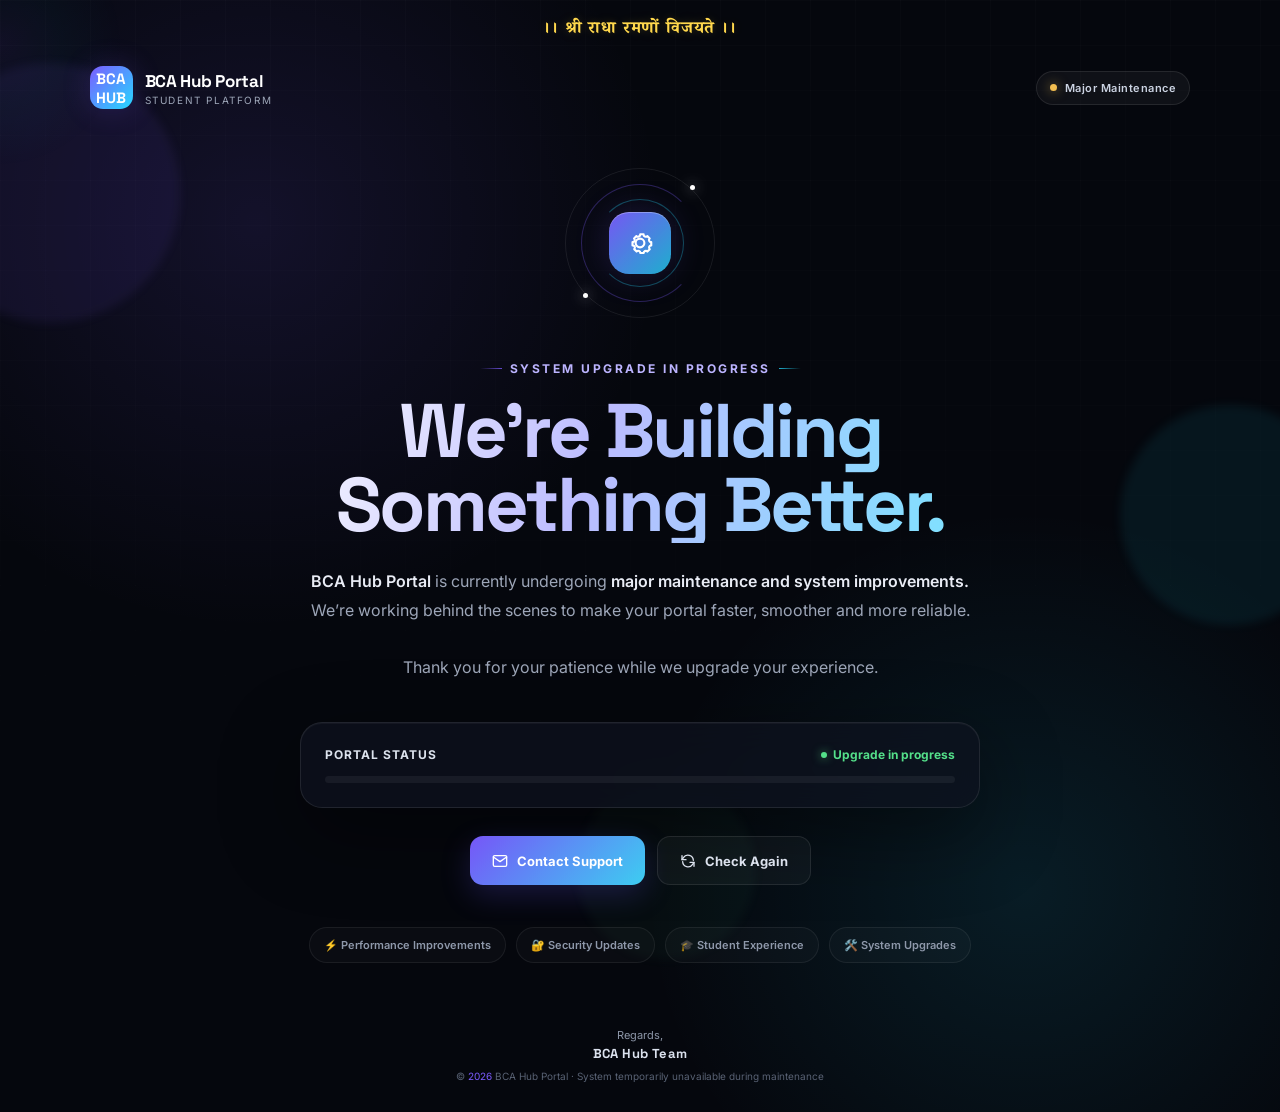
<file: index.html>
<!DOCTYPE html>
<html lang="en">
<head>
  <meta charset="UTF-8" />
  <meta name="viewport" content="width=device-width, initial-scale=1.0" />

  <title>BCA Hub Portal — Under Maintenance</title>

  <meta
    name="description"
    content="BCA Hub Portal is currently undergoing major maintenance and system improvements."
  />

  <!-- Google Fonts -->
  <link rel="preconnect" href="https://fonts.googleapis.com">
  <link rel="preconnect" href="https://fonts.gstatic.com" crossorigin>

  <link
    href="https://fonts.googleapis.com/css2?family=Inter:wght@400;500;600;700;800&family=Noto+Serif+Devanagari:wght@500;600;700&family=Space+Grotesk:wght@500;600;700&display=swap"
    rel="stylesheet"
  />

  <style>
    :root {
      --bg: #05070d;
      --card: rgba(14, 19, 31, 0.72);
      --border: rgba(255, 255, 255, 0.09);
      --text: #f5f7fb;
      --muted: #9da6b8;

      --primary: #7c5cff;
      --secondary: #25d9ff;
      --success: #54e08a;

      --gold: #ffd84d;
      --gold-soft: #f5c842;

      --shadow: rgba(0, 0, 0, 0.45);
    }

    * {
      margin: 0;
      padding: 0;
      box-sizing: border-box;
    }

    html {
      scroll-behavior: smooth;
    }

    body {
      min-height: 100vh;
      font-family: "Inter", sans-serif;
      color: var(--text);
      background:
        radial-gradient(
          circle at 20% 20%,
          rgba(124, 92, 255, 0.12),
          transparent 30%
        ),
        radial-gradient(
          circle at 80% 80%,
          rgba(37, 217, 255, 0.10),
          transparent 28%
        ),
        var(--bg);

      overflow-x: hidden;
      position: relative;
    }

    /* =========================================
       BACKGROUND
    ========================================== */

    .bg-grid {
      position: fixed;
      inset: 0;
      z-index: -5;
      pointer-events: none;
      opacity: 0.45;

      background-image:
        linear-gradient(
          rgba(255, 255, 255, 0.035) 1px,
          transparent 1px
        ),
        linear-gradient(
          90deg,
          rgba(255, 255, 255, 0.035) 1px,
          transparent 1px
        );

      background-size: 45px 45px;

      mask-image: linear-gradient(
        to bottom,
        black 0%,
        rgba(0, 0, 0, 0.7) 50%,
        transparent 100%
      );
    }

    .orb {
      position: fixed;
      border-radius: 50%;
      pointer-events: none;
      filter: blur(5px);
      z-index: -4;
    }

    .orb.one {
      width: 260px;
      height: 260px;
      background: rgba(124, 92, 255, 0.08);
      top: 7%;
      left: -80px;
      animation: floatOrb 11s ease-in-out infinite;
    }

    .orb.two {
      width: 220px;
      height: 220px;
      background: rgba(37, 217, 255, 0.07);
      right: -60px;
      top: 45%;
      animation: floatOrb 13s ease-in-out infinite reverse;
    }

    .orb.three {
      width: 180px;
      height: 180px;
      background: rgba(84, 224, 138, 0.035);
      left: 45%;
      bottom: -60px;
      animation: floatOrb 15s ease-in-out infinite;
    }

    @keyframes floatOrb {
      0%,
      100% {
        transform: translate(0, 0) scale(1);
      }

      50% {
        transform: translate(30px, -25px) scale(1.08);
      }
    }

    /* =========================================
       TOP SACRED LINE
    ========================================== */

    .spiritual-line {
      width: 100%;
      text-align: center;

      padding-top: 17px;
      padding-left: 15px;
      padding-right: 15px;

      font-family:
        "Noto Serif Devanagari",
        serif;

      font-size: 17px;
      font-weight: 700;

      letter-spacing: 0.8px;

      color: var(--gold);

      text-shadow:
        0 0 10px rgba(255, 216, 77, 0.20),
        0 0 22px rgba(255, 190, 40, 0.10);

      animation: spiritualGlow 3s ease-in-out infinite;
    }

    @keyframes spiritualGlow {
      0%,
      100% {
        opacity: 0.82;
      }

      50% {
        opacity: 1;
      }
    }

    /* =========================================
       HEADER
    ========================================== */

    header {
      width: 100%;

      padding:
        22px
        7%
        24px;

      display: flex;
      align-items: center;
      justify-content: space-between;

      position: relative;
      z-index: 10;
    }

    .brand {
      display: flex;
      align-items: center;
      gap: 12px;

      text-decoration: none;
      color: white;
    }

    .brand-logo {
      width: 43px;
      height: 43px;

      border-radius: 13px;

      display: grid;
      place-items: center;

      font-family: "Space Grotesk", sans-serif;
      font-weight: 700;
      font-size: 15px;

      background:
        linear-gradient(
          135deg,
          #7c5cff,
          #25d9ff
        );

      box-shadow:
        0 0 30px rgba(124, 92, 255, 0.20);
    }

    .brand-text {
      display: flex;
      flex-direction: column;
      gap: 2px;
    }

    .brand-name {
      font-family: "Space Grotesk", sans-serif;
      font-size: 17px;
      font-weight: 700;
      letter-spacing: -0.3px;
    }

    .brand-sub {
      font-size: 10px;
      color: var(--muted);
      letter-spacing: 1.6px;
      text-transform: uppercase;
    }

    .status-pill {
      padding: 9px 13px;

      border-radius: 100px;

      background: rgba(255, 255, 255, 0.045);
      border: 1px solid var(--border);

      color: #cbd3e2;

      font-size: 11px;
      font-weight: 600;
      letter-spacing: 0.5px;

      display: flex;
      align-items: center;
      gap: 8px;
    }

    .status-dot {
      width: 7px;
      height: 7px;

      border-radius: 50%;

      background: #f4bf50;

      box-shadow:
        0 0 12px rgba(244, 191, 80, 0.65);

      animation: blink 1.5s infinite;
    }

    @keyframes blink {
      0%,
      100% {
        opacity: 1;
      }

      50% {
        opacity: 0.35;
      }
    }

    /* =========================================
       MAIN
    ========================================== */

    main {
      width: 100%;

      min-height: calc(100vh - 150px);

      display: flex;
      align-items: center;
      justify-content: center;

      padding:
        35px
        20px
        65px;
    }

    .container {
      width: min(950px, 100%);
      text-align: center;
    }

    /* =========================================
       ANIMATED MAINTENANCE VISUAL
    ========================================== */

    .maintenance-visual {
      width: 150px;
      height: 150px;

      margin:
        0
        auto
        35px;

      position: relative;

      display: grid;
      place-items: center;
    }

    .ring {
      position: absolute;
      border-radius: 50%;
      border: 1px solid rgba(255, 255, 255, 0.08);
    }

    .ring.r1 {
      width: 150px;
      height: 150px;

      animation:
        spin
        14s
        linear
        infinite;
    }

    .ring.r2 {
      width: 118px;
      height: 118px;

      border-color:
        rgba(124, 92, 255, 0.30);

      border-right-color:
        transparent;

      animation:
        spinReverse
        7s
        linear
        infinite;
    }

    .ring.r3 {
      width: 88px;
      height: 88px;

      border-color:
        rgba(37, 217, 255, 0.30);

      border-left-color:
        transparent;

      animation:
        spin
        5s
        linear
        infinite;
    }

    .core {
      width: 62px;
      height: 62px;

      border-radius: 20px;

      background:
        linear-gradient(
          135deg,
          rgba(124, 92, 255, 0.95),
          rgba(37, 217, 255, 0.8)
        );

      display: grid;
      place-items: center;

      box-shadow:
        0 0 35px rgba(124, 92, 255, 0.20),
        inset 0 1px 0 rgba(255, 255, 255, 0.3);

      animation:
        pulseCore
        2.7s
        ease-in-out
        infinite;
    }

    .core svg {
      width: 30px;
      height: 30px;

      fill: none;
      stroke: white;
      stroke-width: 1.7;

      stroke-linecap: round;
      stroke-linejoin: round;
    }

    .spark {
      position: absolute;

      width: 5px;
      height: 5px;

      border-radius: 50%;

      background: white;

      box-shadow:
        0 0 14px rgba(255, 255, 255, 0.75);
    }

    .spark.s1 {
      top: 17px;
      right: 20px;

      animation:
        sparkle
        2s
        infinite;
    }

    .spark.s2 {
      bottom: 20px;
      left: 18px;

      animation:
        sparkle
        2s
        0.8s
        infinite;
    }

    @keyframes spin {
      to {
        transform: rotate(360deg);
      }
    }

    @keyframes spinReverse {
      to {
        transform: rotate(-360deg);
      }
    }

    @keyframes pulseCore {
      0%,
      100% {
        transform: scale(1);
      }

      50% {
        transform: scale(1.07);
      }
    }

    @keyframes sparkle {
      0%,
      100% {
        transform: scale(0.5);
        opacity: 0.25;
      }

      50% {
        transform: scale(1.3);
        opacity: 1;
      }
    }

    /* =========================================
       TEXT
    ========================================== */

    .eyebrow {
      display: inline-flex;
      align-items: center;

      gap: 8px;

      font-size: 12px;
      font-weight: 700;

      color: #bcb4ff;

      letter-spacing: 2.5px;

      text-transform: uppercase;

      margin-bottom: 18px;
    }

    .eyebrow::before,
    .eyebrow::after {
      content: "";

      width: 22px;
      height: 1px;

      background:
        linear-gradient(
          90deg,
          transparent,
          rgba(124, 92, 255, 0.8)
        );
    }

    .eyebrow::after {
      background:
        linear-gradient(
          90deg,
          rgba(37, 217, 255, 0.8),
          transparent
        );
    }

    h1 {
      font-family:
        "Space Grotesk",
        sans-serif;

      font-size:
        clamp(
          42px,
          7vw,
          76px
        );

      line-height: 0.98;

      letter-spacing: -3px;

      font-weight: 700;

      margin-bottom: 24px;

      background:
        linear-gradient(
          110deg,
          #ffffff 10%,
          #bcbcff 45%,
          #75e7ff 90%
        );

      -webkit-background-clip: text;
      background-clip: text;

      color: transparent;

      animation:
        reveal
        1s
        ease
        both;
    }

    .description {
      max-width: 670px;

      margin: 0 auto;

      color: var(--muted);

      font-size: 16px;

      line-height: 1.8;

      animation:
        fadeUp
        0.9s
        0.15s
        ease
        both;
    }

    .description strong {
      color: #e9ecf5;
      font-weight: 600;
    }

    @keyframes reveal {
      from {
        opacity: 0;
        transform: translateY(15px);
      }

      to {
        opacity: 1;
        transform: translateY(0);
      }
    }

    @keyframes fadeUp {
      from {
        opacity: 0;
        transform: translateY(12px);
      }

      to {
        opacity: 1;
        transform: translateY(0);
      }
    }

    /* =========================================
       MAINTENANCE CARD
    ========================================== */

    .maintenance-card {
      margin:
        40px
        auto
        0;

      max-width: 680px;

      padding: 24px;

      border-radius: 22px;

      background: var(--card);

      border:
        1px solid
        var(--border);

      backdrop-filter:
        blur(18px);

      -webkit-backdrop-filter:
        blur(18px);

      box-shadow:
        0 25px 80px var(--shadow),
        inset 0 1px 0 rgba(255, 255, 255, 0.04);

      animation:
        cardEnter
        1s
        0.3s
        ease
        both;
    }

    @keyframes cardEnter {
      from {
        opacity: 0;
        transform:
          translateY(18px)
          scale(0.98);
      }

      to {
        opacity: 1;
        transform:
          translateY(0)
          scale(1);
      }
    }

    .maintenance-top {
      display: flex;

      align-items: center;
      justify-content: space-between;

      margin-bottom: 14px;

      gap: 20px;
    }

    .maintenance-label {
      font-size: 12px;

      font-weight: 700;

      color: #dce2ed;

      text-transform: uppercase;

      letter-spacing: 1px;
    }

    .maintenance-state {
      color: var(--success);

      font-size: 12px;

      font-weight: 700;

      display: flex;

      align-items: center;

      gap: 6px;
    }

    .maintenance-state::before {
      content: "";

      width: 6px;
      height: 6px;

      background: var(--success);

      border-radius: 50%;

      box-shadow:
        0 0 10px
        rgba(84, 224, 138, 0.7);
    }

    .progress {
      height: 7px;
      width: 100%;

      background:
        rgba(255, 255, 255, 0.055);

      border-radius: 100px;

      overflow: hidden;

      position: relative;
    }

    .progress::before {
      content: "";

      position: absolute;

      top: 0;
      left: -35%;

      width: 35%;
      height: 100%;

      border-radius: inherit;

      background:
        linear-gradient(
          90deg,
          transparent,
          #7c5cff,
          #25d9ff,
          transparent
        );

      animation:
        loading
        2.4s
        ease-in-out
        infinite;
    }

    @keyframes loading {
      0% {
        left: -35%;
      }

      100% {
        left: 100%;
      }
    }

    /* =========================================
       BUTTONS
    ========================================== */

    .actions {
      display: flex;

      justify-content: center;

      gap: 12px;

      margin-top: 28px;

      flex-wrap: wrap;

      animation:
        fadeUp
        0.9s
        0.5s
        ease
        both;
    }

    .btn {
      min-height: 49px;

      padding:
        0
        22px;

      border-radius: 13px;

      display: inline-flex;

      align-items: center;
      justify-content: center;

      gap: 9px;

      font-size: 13px;

      font-weight: 700;

      text-decoration: none;

      transition:
        transform 0.25s ease,
        box-shadow 0.25s ease,
        border-color 0.25s ease;
    }

    .btn-primary {
      color: white;

      background:
        linear-gradient(
          135deg,
          #7656f8,
          #3dcdf1
        );

      box-shadow:
        0 10px 30px
        rgba(99, 82, 240, 0.22);
    }

    .btn-primary:hover {
      transform: translateY(-3px);

      box-shadow:
        0 16px 35px
        rgba(99, 82, 240, 0.35);
    }

    .btn-secondary {
      color: #dce2ee;

      border:
        1px solid
        var(--border);

      background:
        rgba(255, 255, 255, 0.035);
    }

    .btn-secondary:hover {
      transform: translateY(-3px);

      border-color:
        rgba(124, 92, 255, 0.35);

      background:
        rgba(255, 255, 255, 0.055);
    }

    .btn svg {
      width: 16px;
      height: 16px;

      fill: none;

      stroke: currentColor;

      stroke-width: 2;

      stroke-linecap: round;
      stroke-linejoin: round;
    }

    /* =========================================
       INFO CHIPS
    ========================================== */

    .info-row {
      margin-top: 42px;

      display: flex;

      justify-content: center;

      gap: 10px;

      flex-wrap: wrap;

      animation:
        fadeUp
        0.9s
        0.65s
        ease
        both;
    }

    .info-chip {
      padding:
        10px
        14px;

      border-radius: 100px;

      background:
        rgba(255, 255, 255, 0.025);

      border:
        1px solid
        rgba(255, 255, 255, 0.065);

      color: #8e98aa;

      font-size: 11px;

      font-weight: 600;
    }

    /* =========================================
       FOOTER
    ========================================== */

    footer {
      width: 100%;

      text-align: center;

      padding:
        0
        20px
        30px;

      color: #596274;

      font-size: 11px;
    }

    .regards {
      color: #8d96a8;

      font-size: 11px;

      margin-bottom: 3px;
    }

    .team-name {
      font-family:
        "Space Grotesk",
        sans-serif;

      color: #dce2ee;

      font-size: 13px;

      font-weight: 700;

      letter-spacing: 0.4px;

      margin-bottom: 8px;
    }

    .copyright {
      color: #596274;

      font-size: 10px;
    }

    .copyright span {
      color: #7c5cff;
    }

    /* =========================================
       CURSOR GLOW
    ========================================== */

    .cursor-glow {
      position: fixed;

      width: 250px;
      height: 250px;

      border-radius: 50%;

      pointer-events: none;

      z-index: -2;

      background:
        radial-gradient(
          circle,
          rgba(124, 92, 255, 0.08) 0%,
          rgba(37, 217, 255, 0.03) 35%,
          transparent 70%
        );

      transform:
        translate(-50%, -50%);

      transition:
        left 0.18s ease-out,
        top 0.18s ease-out;
    }

    /* =========================================
       RESPONSIVE
    ========================================== */

    @media (max-width: 650px) {

      .spiritual-line {
        font-size: 15px;
        padding-top: 14px;
      }

      header {
        padding:
          18px
          18px;
      }

      .brand-sub {
        display: none;
      }

      .status-pill {
        font-size: 10px;
        padding:
          8px
          10px;
      }

      main {
        padding:
          30px
          18px
          55px;
      }

      .maintenance-visual {
        width: 130px;
        height: 130px;
      }

      .ring.r1 {
        width: 130px;
        height: 130px;
      }

      .ring.r2 {
        width: 102px;
        height: 102px;
      }

      .ring.r3 {
        width: 75px;
        height: 75px;
      }

      h1 {
        letter-spacing: -2px;
      }

      .description {
        font-size: 14px;
        line-height: 1.7;
      }

      .maintenance-card {
        padding: 19px;
        border-radius: 18px;
      }

      .maintenance-top {
        align-items: flex-start;
        flex-direction: column;
        gap: 7px;
      }

      .actions {
        width: 100%;
      }

      .btn {
        width: 100%;
      }

      .info-row {
        margin-top: 28px;
      }
    }

    /* =========================================
       REDUCE MOTION
    ========================================== */

    @media (prefers-reduced-motion: reduce) {
      *,
      *::before,
      *::after {
        animation-duration: 0.01ms !important;
        animation-iteration-count: 1 !important;
        transition-duration: 0.01ms !important;
      }
    }
  </style>
</head>

<body>

  <!-- =========================================
       TOP SPIRITUAL LINE
  ========================================== -->

  <div class="spiritual-line">
    ।। श्री राधा रमणों विजयते ।।
  </div>


  <!-- =========================================
       BACKGROUND
  ========================================== -->

  <div class="bg-grid"></div>

  <div class="orb one"></div>
  <div class="orb two"></div>
  <div class="orb three"></div>

  <div
    class="cursor-glow"
    id="cursorGlow"
  ></div>


  <!-- =========================================
       HEADER
  ========================================== -->

  <header>

    <a
      href="#"
      class="brand"
      aria-label="BCA Hub Portal"
    >

      <div class="brand-logo">
        BCA <br>HUB
      </div>

      <div class="brand-text">

        <div class="brand-name">
          BCA Hub Portal
        </div>

        <div class="brand-sub">
          Student Platform
        </div>

      </div>

    </a>


    <div class="status-pill">

      <span class="status-dot"></span>

      Major Maintenance

    </div>

  </header>


  <!-- =========================================
       MAIN CONTENT
  ========================================== -->

  <main>

    <section class="container">


      <!-- Animated Maintenance Graphic -->

      <div class="maintenance-visual">

        <div class="ring r1"></div>

        <div class="ring r2"></div>

        <div class="ring r3"></div>

        <div class="spark s1"></div>

        <div class="spark s2"></div>


        <div class="core">

          <svg
            viewBox="0 0 24 24"
            aria-hidden="true"
          >

            <path
              d="M12 15.5a3.5 3.5 0 1 0 0-7 3.5 3.5 0 0 0 0 7Z"
            />

            <path
              d="M19.4 15a1.7 1.7 0 0 0 .34 1.88l.06.06-1.9 1.9-.06-.06a1.7 1.7 0 0 0-1.88-.34 1.7 1.7 0 0 0-1.03 1.56V20h-2.68v-.08A1.7 1.7 0 0 0 11.22 18.4a1.7 1.7 0 0 0-1.88.34l-.06.06-1.9-1.9.06-.06A1.7 1.7 0 0 0 7.78 15a1.7 1.7 0 0 0-1.56-1.03H6V11.3h.08A1.7 1.7 0 0 0 7.64 10.3a1.7 1.7 0 0 0-.34-1.88l-.06-.06 1.9-1.9.06.06a1.7 1.7 0 0 0 1.88.34A1.7 1.7 0 0 0 12.19 5.3V5h2.68v.3a1.7 1.7 0 0 0 1.03 1.56 1.7 1.7 0 0 0 1.88-.34l.06-.06 1.9 1.9-.06.06a1.7 1.7 0 0 0-.34 1.88 1.7 1.7 0 0 0 1.56 1.03H21v2.68h-.3A1.7 1.7 0 0 0 19.4 15Z"
            />

          </svg>

        </div>

      </div>


      <!-- Eyebrow -->

      <div class="eyebrow">
        System Upgrade In Progress
      </div>


      <!-- Main Heading -->

      <h1>
        We’re Building<br>
        Something Better.
      </h1>


      <!-- Description -->

      <p class="description">

        <strong>BCA Hub Portal</strong>
        is currently undergoing
        <strong>major maintenance and system improvements.</strong>

        We’re working behind the scenes to make your portal
        faster, smoother and more reliable.

        <br><br>

        Thank you for your patience while we upgrade your experience.

      </p>


      <!-- Maintenance Progress -->

      <div class="maintenance-card">

        <div class="maintenance-top">

          <span class="maintenance-label">
            Portal Status
          </span>

          <span class="maintenance-state">
            Upgrade in progress
          </span>

        </div>


        <div class="progress"></div>

      </div>


      <!-- Buttons -->

      <div class="actions">


        <!-- Contact Support -->

        <a
          href="mailto:bca24by7@gmail.com?subject=BCA%20Hub%20Portal%20Support"
          class="btn btn-primary"
        >

          <svg viewBox="0 0 24 24">

            <path
              d="M4 4h16a2 2 0 0 1 2 2v12a2 2 0 0 1-2 2H4a2 2 0 0 1-2-2V6a2 2 0 0 1 2-2Z"
            />

            <path
              d="m22 6-10 7L2 6"
            />

          </svg>

          Contact Support

        </a>


        <!-- Refresh -->

        <a
          href="#"
          class="btn btn-secondary"
          onclick="location.reload(); return false;"
        >

          <svg viewBox="0 0 24 24">

            <path
              d="M20 11a8.1 8.1 0 0 0-14.9-4L3 10"
            />

            <path
              d="M3 4v6h6"
            />

            <path
              d="M4 13a8.1 8.1 0 0 0 14.9 4L21 14"
            />

            <path
              d="M21 20v-6h-6"
            />

          </svg>

          Check Again

        </a>

      </div>


      <!-- Information Chips -->

      <div class="info-row">

        <div class="info-chip">
          ⚡ Performance Improvements
        </div>

        <div class="info-chip">
          🔐 Security Updates
        </div>

        <div class="info-chip">
          🎓 Student Experience
        </div>

        <div class="info-chip">
          🛠️ System Upgrades
        </div>

      </div>

    </section>

  </main>


  <!-- =========================================
       FOOTER
  ========================================== -->

  <footer>

    <div class="regards">
      Regards,
    </div>

    <div class="team-name">
      BCA Hub Team
    </div>

    <div class="copyright">

      ©
      <span id="year"></span>
      BCA Hub Portal ·
      System temporarily unavailable during maintenance

    </div>

  </footer>


  <!-- =========================================
       JAVASCRIPT
  ========================================== -->

  <script>

    /* Dynamic Year */

    document.getElementById("year").textContent =
      new Date().getFullYear();


    /* Mouse Glow */

    const glow =
      document.getElementById("cursorGlow");


    document.addEventListener(
      "mousemove",
      function (event) {

        glow.style.left =
          event.clientX + "px";

        glow.style.top =
          event.clientY + "px";

      }
    );

  </script>

</body>
</html>
</file>
